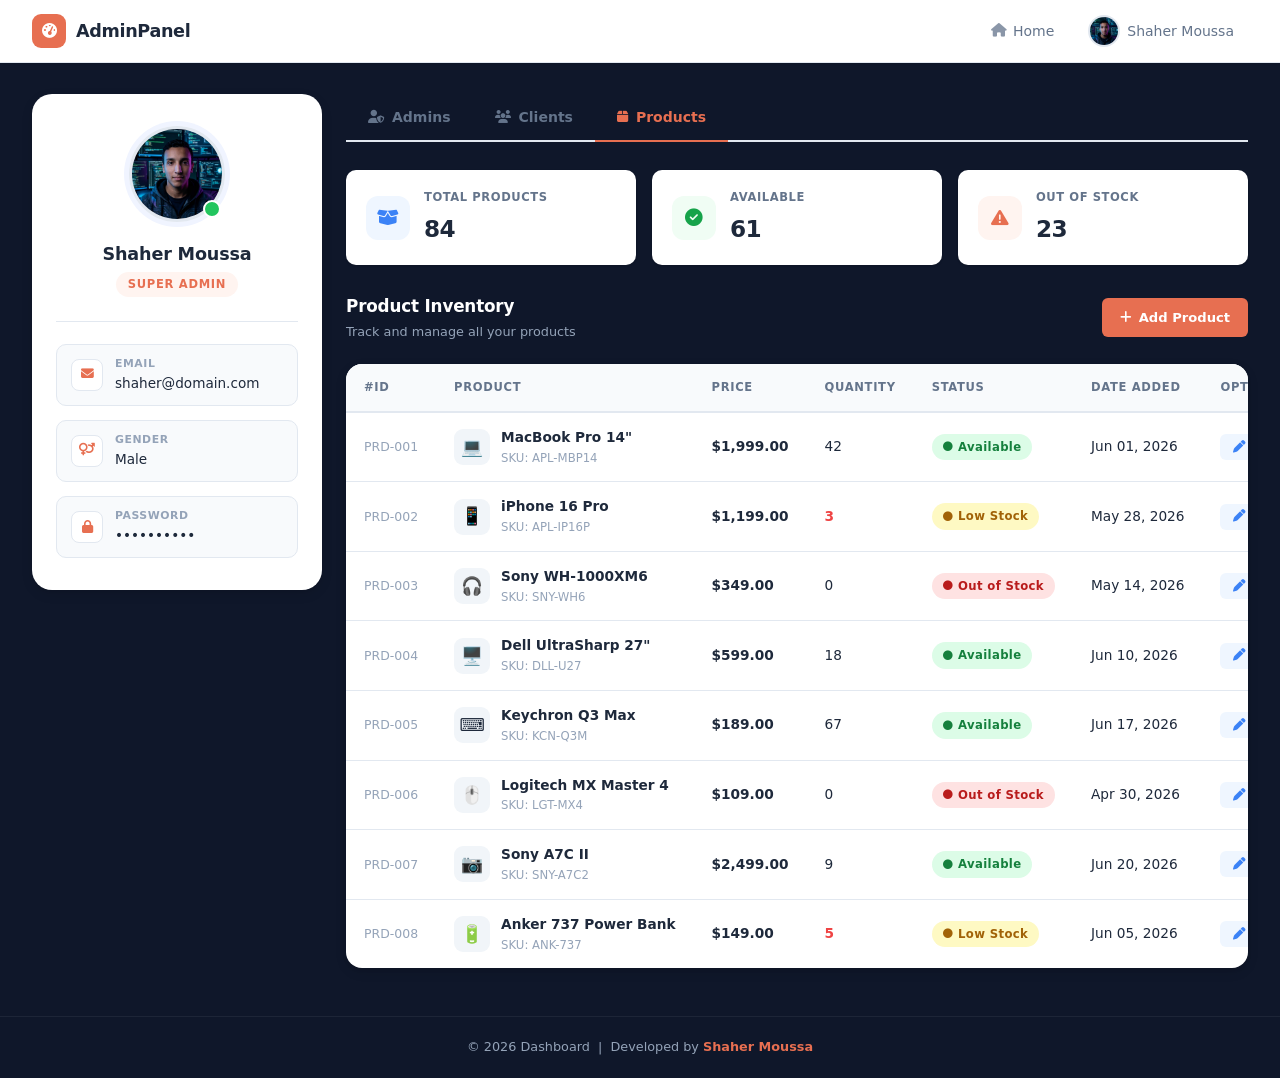
<file: products.html>
<!DOCTYPE html>
<html lang="en">
<head>
  <meta charset="UTF-8" />
  <meta name="viewport" content="width=device-width, initial-scale=1.0" />
  <title>Dashboard — Products</title>
  <link rel="stylesheet" href="style.css" />
  <link rel="stylesheet" href="https://cdnjs.cloudflare.com/ajax/libs/font-awesome/6.5.0/css/all.min.css" />
</head>
<body>

  <!-- ===== NAVBAR ===== -->
  <header>
    <nav class="navbar">
      <div class="navbar__inner">
        <a href="index.html" class="navbar__brand">
          <i class="fa-solid fa-gauge-high"></i>
          AdminPanel
        </a>
        <ul class="navbar__links">
          <li>
            <a href="index.html">
              <i class="fa-solid fa-house"></i>
              Home
            </a>
          </li>
          <li>
            <a href="#">
              <img src="./Images/WhatsApp Image 2026-06-23 at 2.30.27 PM.jpeg" alt="User" class="navbar__avatar" />
              Shaher Moussa
            </a>
          </li>
        </ul>
      </div>
    </nav>
  </header>

  <!-- ===== PAGE WRAPPER ===== -->
  <div class="page-wrapper">

    <!-- ===== SIDEBAR ===== -->
    <aside class="sidebar">
      <div class="sidebar__avatar-wrap">
        <img src="./Images/WhatsApp Image 2026-06-23 at 2.30.27 PM.jpeg" alt="Shaher Moussa" class="sidebar__avatar" />
        <span class="sidebar__badge"></span>
      </div>
      <div class="sidebar__name">Shaher Moussa</div>
      <span class="sidebar__role">Super Admin</span>
      <div class="sidebar__divider"></div>
      <div class="sidebar__info">
        <div class="sidebar__info-item">
          <i class="fa-solid fa-envelope"></i>
          <div>
            <div class="sidebar__info-label">Email</div>
            <div class="sidebar__info-value">shaher@domain.com</div>
          </div>
        </div>
        <div class="sidebar__info-item">
          <i class="fa-solid fa-venus-mars"></i>
          <div>
            <div class="sidebar__info-label">Gender</div>
            <div class="sidebar__info-value">Male</div>
          </div>
        </div>
        <div class="sidebar__info-item">
          <i class="fa-solid fa-lock"></i>
          <div>
            <div class="sidebar__info-label">Password</div>
            <div class="sidebar__info-value">••••••••••</div>
          </div>
        </div>
      </div>
    </aside>

    <!-- ===== MAIN CONTENT ===== -->
    <main class="content">

      <!-- Tabs -->
      <nav class="tabs">
        <a href="index.html">
          <i class="fa-solid fa-user-shield"></i>
          Admins
        </a>
        <a href="clients.html">
          <i class="fa-solid fa-users"></i>
          Clients
        </a>
        <a href="products.html" class="active">
          <i class="fa-solid fa-box"></i>
          Products
        </a>
      </nav>

      <!-- Stats -->
      <div class="stats-strip">
        <div class="stat-card">
          <div class="stat-card__icon stat-card__icon--blue">
            <i class="fa-solid fa-box-open"></i>
          </div>
          <div>
            <div class="stat-card__label">Total Products</div>
            <div class="stat-card__value">84</div>
          </div>
        </div>
        <div class="stat-card">
          <div class="stat-card__icon stat-card__icon--green">
            <i class="fa-solid fa-circle-check"></i>
          </div>
          <div>
            <div class="stat-card__label">Available</div>
            <div class="stat-card__value">61</div>
          </div>
        </div>
        <div class="stat-card">
          <div class="stat-card__icon stat-card__icon--orange">
            <i class="fa-solid fa-triangle-exclamation"></i>
          </div>
          <div>
            <div class="stat-card__label">Out of Stock</div>
            <div class="stat-card__value">23</div>
          </div>
        </div>
      </div>

      <!-- Section Header -->
      <div class="section-header">
        <div>
          <div class="section-title">Product Inventory</div>
          <div class="section-subtitle">Track and manage all your products</div>
        </div>
        <a href="#" class="btn-add">
          <i class="fa-solid fa-plus"></i>
          Add Product
        </a>
      </div>

      <!-- Table -->
      <div class="table-wrapper">
        <div class="table-container">
          <table>
            <thead>
              <tr>
                <th>#ID</th>
                <th>Product</th>
                <th>Price</th>
                <th>Quantity</th>
                <th>Status</th>
                <th>Date Added</th>
                <th>Options</th>
              </tr>
            </thead>
            <tbody>

              <tr>
                <td><span style="color:var(--text-light);font-size:.78rem;">PRD-001</span></td>
                <td>
                  <div class="product-cell">
                    <div class="product-icon">💻</div>
                    <div>
                      <div class="product-name">MacBook Pro 14"</div>
                      <div class="product-sku">SKU: APL-MBP14</div>
                    </div>
                  </div>
                </td>
                <td><span class="price">$1,999.00</span></td>
                <td>42</td>
                <td><span class="badge badge--green"><i class="fa-solid fa-circle"></i> Available</span></td>
                <td>Jun 01, 2026</td>
                <td>
                  <div class="btn-actions">
                    <button class="btn-icon btn-edit"><i class="fa-solid fa-pen"></i> Edit</button>
                    <button class="btn-icon btn-delete"><i class="fa-solid fa-trash"></i> Delete</button>
                  </div>
                </td>
              </tr>

              <tr>
                <td><span style="color:var(--text-light);font-size:.78rem;">PRD-002</span></td>
                <td>
                  <div class="product-cell">
                    <div class="product-icon">📱</div>
                    <div>
                      <div class="product-name">iPhone 16 Pro</div>
                      <div class="product-sku">SKU: APL-IP16P</div>
                    </div>
                  </div>
                </td>
                <td><span class="price">$1,199.00</span></td>
                <td class="qty-low">3</td>
                <td><span class="badge badge--yellow"><i class="fa-solid fa-circle"></i> Low Stock</span></td>
                <td>May 28, 2026</td>
                <td>
                  <div class="btn-actions">
                    <button class="btn-icon btn-edit"><i class="fa-solid fa-pen"></i> Edit</button>
                    <button class="btn-icon btn-delete"><i class="fa-solid fa-trash"></i> Delete</button>
                  </div>
                </td>
              </tr>

              <tr>
                <td><span style="color:var(--text-light);font-size:.78rem;">PRD-003</span></td>
                <td>
                  <div class="product-cell">
                    <div class="product-icon">🎧</div>
                    <div>
                      <div class="product-name">Sony WH-1000XM6</div>
                      <div class="product-sku">SKU: SNY-WH6</div>
                    </div>
                  </div>
                </td>
                <td><span class="price">$349.00</span></td>
                <td>0</td>
                <td><span class="badge badge--red"><i class="fa-solid fa-circle"></i> Out of Stock</span></td>
                <td>May 14, 2026</td>
                <td>
                  <div class="btn-actions">
                    <button class="btn-icon btn-edit"><i class="fa-solid fa-pen"></i> Edit</button>
                    <button class="btn-icon btn-delete"><i class="fa-solid fa-trash"></i> Delete</button>
                  </div>
                </td>
              </tr>

              <tr>
                <td><span style="color:var(--text-light);font-size:.78rem;">PRD-004</span></td>
                <td>
                  <div class="product-cell">
                    <div class="product-icon">🖥️</div>
                    <div>
                      <div class="product-name">Dell UltraSharp 27"</div>
                      <div class="product-sku">SKU: DLL-U27</div>
                    </div>
                  </div>
                </td>
                <td><span class="price">$599.00</span></td>
                <td>18</td>
                <td><span class="badge badge--green"><i class="fa-solid fa-circle"></i> Available</span></td>
                <td>Jun 10, 2026</td>
                <td>
                  <div class="btn-actions">
                    <button class="btn-icon btn-edit"><i class="fa-solid fa-pen"></i> Edit</button>
                    <button class="btn-icon btn-delete"><i class="fa-solid fa-trash"></i> Delete</button>
                  </div>
                </td>
              </tr>

              <tr>
                <td><span style="color:var(--text-light);font-size:.78rem;">PRD-005</span></td>
                <td>
                  <div class="product-cell">
                    <div class="product-icon">⌨️</div>
                    <div>
                      <div class="product-name">Keychron Q3 Max</div>
                      <div class="product-sku">SKU: KCN-Q3M</div>
                    </div>
                  </div>
                </td>
                <td><span class="price">$189.00</span></td>
                <td>67</td>
                <td><span class="badge badge--green"><i class="fa-solid fa-circle"></i> Available</span></td>
                <td>Jun 17, 2026</td>
                <td>
                  <div class="btn-actions">
                    <button class="btn-icon btn-edit"><i class="fa-solid fa-pen"></i> Edit</button>
                    <button class="btn-icon btn-delete"><i class="fa-solid fa-trash"></i> Delete</button>
                  </div>
                </td>
              </tr>

              <tr>
                <td><span style="color:var(--text-light);font-size:.78rem;">PRD-006</span></td>
                <td>
                  <div class="product-cell">
                    <div class="product-icon">🖱️</div>
                    <div>
                      <div class="product-name">Logitech MX Master 4</div>
                      <div class="product-sku">SKU: LGT-MX4</div>
                    </div>
                  </div>
                </td>
                <td><span class="price">$109.00</span></td>
                <td>0</td>
                <td><span class="badge badge--red"><i class="fa-solid fa-circle"></i> Out of Stock</span></td>
                <td>Apr 30, 2026</td>
                <td>
                  <div class="btn-actions">
                    <button class="btn-icon btn-edit"><i class="fa-solid fa-pen"></i> Edit</button>
                    <button class="btn-icon btn-delete"><i class="fa-solid fa-trash"></i> Delete</button>
                  </div>
                </td>
              </tr>

              <tr>
                <td><span style="color:var(--text-light);font-size:.78rem;">PRD-007</span></td>
                <td>
                  <div class="product-cell">
                    <div class="product-icon">📷</div>
                    <div>
                      <div class="product-name">Sony A7C II</div>
                      <div class="product-sku">SKU: SNY-A7C2</div>
                    </div>
                  </div>
                </td>
                <td><span class="price">$2,499.00</span></td>
                <td>9</td>
                <td><span class="badge badge--green"><i class="fa-solid fa-circle"></i> Available</span></td>
                <td>Jun 20, 2026</td>
                <td>
                  <div class="btn-actions">
                    <button class="btn-icon btn-edit"><i class="fa-solid fa-pen"></i> Edit</button>
                    <button class="btn-icon btn-delete"><i class="fa-solid fa-trash"></i> Delete</button>
                  </div>
                </td>
              </tr>

              <tr>
                <td><span style="color:var(--text-light);font-size:.78rem;">PRD-008</span></td>
                <td>
                  <div class="product-cell">
                    <div class="product-icon">🔋</div>
                    <div>
                      <div class="product-name">Anker 737 Power Bank</div>
                      <div class="product-sku">SKU: ANK-737</div>
                    </div>
                  </div>
                </td>
                <td><span class="price">$149.00</span></td>
                <td class="qty-low">5</td>
                <td><span class="badge badge--yellow"><i class="fa-solid fa-circle"></i> Low Stock</span></td>
                <td>Jun 05, 2026</td>
                <td>
                  <div class="btn-actions">
                    <button class="btn-icon btn-edit"><i class="fa-solid fa-pen"></i> Edit</button>
                    <button class="btn-icon btn-delete"><i class="fa-solid fa-trash"></i> Delete</button>
                  </div>
                </td>
              </tr>

            </tbody>
          </table>
        </div>
        <!-- /table-container -->
      </div>
      <!-- /table-wrapper -->

    </main>
    <!-- /content -->

  </div>
  <!-- /page-wrapper -->

  <footer class="site-footer">
    &copy; 2026 Dashboard &nbsp;|&nbsp; Developed by <a href="#">Shaher Moussa</a>
  </footer>

</body>
</html>
</file>
<file: style.css>
/* ============================================================
   Dashboard — style.css
   ============================================================ */

/* ---------- Reset & Base ---------- */
*, *::before, *::after {
  box-sizing: border-box;
  margin: 0;
  padding: 0;
}

:root {
  --navy:       #0f172a;
  --navy-mid:   #1e293b;
  --navy-soft:  #334155;
  --white:      #ffffff;
  --surface:    #f8fafc;
  --border:     #e2e8f0;
  --text-main:  #1e293b;
  --text-muted: #64748b;
  --text-light: #94a3b8;
  --accent:     #e76f51;
  --accent-h:   #cf5c3e;
  --blue:       #3b82f6;
  --blue-h:     #2563eb;
  --red:        #ef4444;
  --red-h:      #dc2626;
  --green:      #22c55e;
  --shadow-sm:  0 1px 3px rgba(0,0,0,.08), 0 1px 2px rgba(0,0,0,.05);
  --shadow-md:  0 4px 12px rgba(0,0,0,.10), 0 2px 4px rgba(0,0,0,.06);
  --shadow-lg:  0 10px 30px rgba(0,0,0,.12), 0 4px 8px rgba(0,0,0,.06);
  --radius:     16px;
  --radius-sm:  10px;
  --radius-xs:  6px;
  --transition: 0.22s cubic-bezier(.4,0,.2,1);
}

html {
  scroll-behavior: smooth;
}

body {
  font-family: 'Segoe UI', system-ui, -apple-system, sans-serif;
  background: var(--navy);
  color: var(--text-main);
  min-height: 100vh;
  display: flex;
  flex-direction: column;
  line-height: 1.6;
  -webkit-font-smoothing: antialiased;
}

img {
  display: block;
  max-width: 100%;
}

a {
  text-decoration: none;
  color: inherit;
}

/* ---------- Header / Navbar ---------- */
.navbar {
  position: sticky;
  top: 0;
  z-index: 100;
  background: var(--white);
  box-shadow: 0 1px 0 var(--border), var(--shadow-sm);
  height: 62px;
  display: flex;
  align-items: center;
  padding: 0 32px;
}

.navbar__inner {
  width: 100%;
  max-width: 1400px;
  margin: 0 auto;
  display: flex;
  align-items: center;
  justify-content: space-between;
}

.navbar__brand {
  display: flex;
  align-items: center;
  gap: 10px;
  font-weight: 700;
  font-size: 1.1rem;
  color: var(--text-main);
  letter-spacing: -0.02em;
}

.navbar__brand i {
  width: 34px;
  height: 34px;
  background: var(--accent);
  color: #fff;
  border-radius: 9px;
  display: flex;
  align-items: center;
  justify-content: center;
  font-size: 0.95rem;
  flex-shrink: 0;
}

.navbar__links {
  display: flex;
  align-items: center;
  gap: 6px;
  list-style: none;
}

.navbar__links a {
  display: flex;
  align-items: center;
  gap: 7px;
  padding: 7px 14px;
  border-radius: var(--radius-xs);
  font-size: 0.875rem;
  font-weight: 500;
  color: var(--text-muted);
  transition: background var(--transition), color var(--transition);
}

.navbar__links a:hover,
.navbar__links a.active {
  background: #f1f5f9;
  color: var(--text-main);
}

.navbar__links a i {
  font-size: 0.85rem;
  opacity: .75;
}

.navbar__avatar {
  width: 32px;
  height: 32px;
  border-radius: 50%;
  object-fit: cover;
  border: 2px solid var(--border);
}

/* ---------- Page Wrapper ---------- */
.page-wrapper {
  flex: 1;
  width: 100%;
  max-width: 1400px;
  margin: 0 auto;
  padding: 32px 32px 0;
  display: flex;
  align-items: flex-start;
  gap: 24px;
}

/* ---------- Sidebar ---------- */
.sidebar {
  width: 290px;
  flex-shrink: 0;
  background: var(--white);
  border-radius: 20px;
  box-shadow: var(--shadow-md);
  padding: 32px 24px;
  display: flex;
  flex-direction: column;
  align-items: center;
  text-align: center;
  position: sticky;
  top: 86px;          /* navbar height + gap */
}

.sidebar__avatar-wrap {
  position: relative;
  margin-bottom: 18px;
}

.sidebar__avatar {
  width: 96px;
  height: 96px;
  border-radius: 50%;
  object-fit: cover;
  border: 3px solid var(--border);
  box-shadow: 0 0 0 5px #f0f4ff;
}

.sidebar__badge {
  position: absolute;
  bottom: 4px;
  right: 4px;
  width: 18px;
  height: 18px;
  background: var(--green);
  border: 2px solid var(--white);
  border-radius: 50%;
}

.sidebar__name {
  font-size: 1.1rem;
  font-weight: 700;
  color: var(--text-main);
  margin-bottom: 4px;
  letter-spacing: -0.01em;
}

.sidebar__role {
  display: inline-block;
  font-size: 0.72rem;
  font-weight: 600;
  text-transform: uppercase;
  letter-spacing: .06em;
  background: #fff4f0;
  color: var(--accent);
  border-radius: 20px;
  padding: 3px 12px;
  margin-bottom: 24px;
}

.sidebar__divider {
  width: 100%;
  height: 1px;
  background: var(--border);
  margin-bottom: 22px;
}

.sidebar__info {
  width: 100%;
  display: flex;
  flex-direction: column;
  gap: 14px;
}

.sidebar__info-item {
  display: flex;
  align-items: center;
  gap: 12px;
  text-align: left;
  background: var(--surface);
  border: 1px solid var(--border);
  border-radius: var(--radius-sm);
  padding: 10px 14px;
}

.sidebar__info-item i {
  width: 32px;
  height: 32px;
  background: var(--white);
  border: 1px solid var(--border);
  border-radius: 8px;
  display: flex;
  align-items: center;
  justify-content: center;
  font-size: 0.8rem;
  color: var(--accent);
  flex-shrink: 0;
}

.sidebar__info-label {
  font-size: 0.68rem;
  font-weight: 600;
  text-transform: uppercase;
  letter-spacing: .05em;
  color: var(--text-light);
  margin-bottom: 1px;
}

.sidebar__info-value {
  font-size: 0.85rem;
  font-weight: 500;
  color: var(--text-main);
}

/* ---------- Main Content Area ---------- */
.content {
  flex: 1;
  min-width: 0;
}

/* ---------- Tabs ---------- */
.tabs {
  display: flex;
  gap: 0;
  border-bottom: 2px solid var(--border);
  margin-bottom: 28px;
  background: transparent;
}

.tabs a {
  display: flex;
  align-items: center;
  gap: 8px;
  padding: 12px 22px;
  font-size: 0.875rem;
  font-weight: 600;
  color: var(--text-muted);
  border-bottom: 2px solid transparent;
  margin-bottom: -2px;
  transition: color var(--transition), border-color var(--transition);
  white-space: nowrap;
}

.tabs a i {
  font-size: 0.8rem;
}

.tabs a:hover {
  color: var(--text-main);
}

.tabs a.active {
  color: var(--accent);
  border-bottom-color: var(--accent);
}

/* ---------- Section Header ---------- */
.section-header {
  display: flex;
  align-items: center;
  justify-content: space-between;
  margin-bottom: 22px;
  flex-wrap: wrap;
  gap: 12px;
}

.section-title {
  font-size: 1.05rem;
  font-weight: 700;
  color: var(--white);
  letter-spacing: -0.01em;
}

.section-subtitle {
  font-size: 0.8rem;
  color: var(--text-light);
  margin-top: 2px;
}

.btn-add {
  display: inline-flex;
  align-items: center;
  gap: 7px;
  padding: 9px 18px;
  background: var(--accent);
  color: #fff;
  border-radius: var(--radius-xs);
  font-size: 0.82rem;
  font-weight: 600;
  transition: background var(--transition), transform var(--transition);
}

.btn-add:hover {
  background: var(--accent-h);
  transform: translateY(-1px);
}

/* ---------- Admin Cards Grid ---------- */
.cards-grid {
  display: grid;
  grid-template-columns: repeat(auto-fill, minmax(240px, 1fr));
  gap: 20px;
}

.admin-card {
  background: var(--white);
  border-radius: var(--radius);
  box-shadow: var(--shadow-md);
  padding: 28px 22px 22px;
  display: flex;
  flex-direction: column;
  align-items: center;
  text-align: center;
  transition: transform var(--transition), box-shadow var(--transition);
}

.admin-card:hover {
  transform: translateY(-5px);
  box-shadow: var(--shadow-lg);
}

.admin-card__avatar {
  width: 76px;
  height: 76px;
  border-radius: 50%;
  object-fit: cover;
  border: 3px solid var(--border);
  margin-bottom: 14px;
}

.admin-card__name {
  font-size: 0.975rem;
  font-weight: 700;
  color: var(--text-main);
  margin-bottom: 5px;
}

.admin-card__meta {
  width: 100%;
  display: flex;
  flex-direction: column;
  gap: 7px;
  margin-bottom: 20px;
}

.admin-card__row {
  display: flex;
  align-items: center;
  justify-content: center;
  gap: 7px;
  font-size: 0.8rem;
  color: var(--text-muted);
}

.admin-card__row i {
  font-size: 0.75rem;
  color: var(--text-light);
  width: 14px;
  text-align: center;
}

.btn-ban {
  width: 100%;
  padding: 9px;
  background: #fff5f5;
  color: var(--red);
  border: 1.5px solid #fecaca;
  border-radius: var(--radius-xs);
  font-size: 0.8rem;
  font-weight: 700;
  letter-spacing: .03em;
  cursor: pointer;
  display: flex;
  align-items: center;
  justify-content: center;
  gap: 7px;
  transition: background var(--transition), border-color var(--transition);
}

.btn-ban:hover {
  background: #fee2e2;
  border-color: #fca5a5;
}

/* ---------- Client Cards ---------- */
.client-card {
  background: var(--white);
  border-radius: var(--radius);
  box-shadow: var(--shadow-md);
  padding: 24px;
  display: flex;
  align-items: center;
  gap: 18px;
  transition: transform var(--transition), box-shadow var(--transition);
}

.client-card:hover {
  transform: translateY(-3px);
  box-shadow: var(--shadow-lg);
}

.client-card__avatar {
  width: 58px;
  height: 58px;
  border-radius: 50%;
  object-fit: cover;
  border: 2px solid var(--border);
  flex-shrink: 0;
}

.client-card__body {
  flex: 1;
  min-width: 0;
}

.client-card__name {
  font-size: 0.925rem;
  font-weight: 700;
  color: var(--text-main);
  margin-bottom: 3px;
}

.client-card__info {
  font-size: 0.78rem;
  color: var(--text-muted);
  display: flex;
  flex-wrap: wrap;
  gap: 10px;
  margin-top: 6px;
}

.client-card__info span {
  display: flex;
  align-items: center;
  gap: 5px;
}

.client-card__info i {
  font-size: 0.7rem;
  color: var(--text-light);
}

.client-card__actions {
  display: flex;
  flex-direction: column;
  gap: 7px;
  flex-shrink: 0;
}

/* ---------- Products Table ---------- */
.table-wrapper {
  background: var(--white);
  border-radius: var(--radius);
  box-shadow: var(--shadow-md);
  overflow: hidden;
}

.table-container {
  overflow-x: auto;
  -webkit-overflow-scrolling: touch;
}

table {
  width: 100%;
  border-collapse: collapse;
  font-size: 0.855rem;
  white-space: nowrap;
}

thead tr {
  background: var(--surface);
  border-bottom: 2px solid var(--border);
}

thead th {
  padding: 14px 18px;
  text-align: left;
  font-size: 0.72rem;
  font-weight: 700;
  text-transform: uppercase;
  letter-spacing: .06em;
  color: var(--text-muted);
}

tbody tr {
  border-bottom: 1px solid var(--border);
  transition: background var(--transition);
}

tbody tr:last-child {
  border-bottom: none;
}

tbody tr:hover {
  background: #fafafa;
}

tbody td {
  padding: 14px 18px;
  color: var(--text-main);
  vertical-align: middle;
}

.product-cell {
  display: flex;
  align-items: center;
  gap: 11px;
}

.product-icon {
  width: 36px;
  height: 36px;
  border-radius: 9px;
  background: #f1f5f9;
  display: flex;
  align-items: center;
  justify-content: center;
  font-size: 1.1rem;
  flex-shrink: 0;
}

.product-name {
  font-weight: 600;
  color: var(--text-main);
}

.product-sku {
  font-size: 0.73rem;
  color: var(--text-light);
}

/* Status badges */
.badge {
  display: inline-flex;
  align-items: center;
  gap: 5px;
  padding: 4px 11px;
  border-radius: 20px;
  font-size: 0.73rem;
  font-weight: 700;
  letter-spacing: .03em;
}

.badge--green {
  background: #dcfce7;
  color: #15803d;
}

.badge--red {
  background: #fee2e2;
  color: #b91c1c;
}

.badge--yellow {
  background: #fef9c3;
  color: #a16207;
}

.badge i {
  font-size: 0.6rem;
}

/* Table action buttons */
.btn-icon {
  display: inline-flex;
  align-items: center;
  gap: 6px;
  padding: 6px 13px;
  border-radius: var(--radius-xs);
  font-size: 0.78rem;
  font-weight: 600;
  cursor: pointer;
  border: none;
  transition: background var(--transition), transform var(--transition);
}

.btn-icon:hover {
  transform: translateY(-1px);
}

.btn-edit {
  background: #eff6ff;
  color: var(--blue);
}

.btn-edit:hover {
  background: #dbeafe;
}

.btn-delete {
  background: #fff5f5;
  color: var(--red);
}

.btn-delete:hover {
  background: #fee2e2;
}

.btn-actions {
  display: flex;
  gap: 7px;
  align-items: center;
}

/* ---------- Price & quantity ---------- */
.price {
  font-weight: 700;
  color: var(--text-main);
}

.qty-low {
  color: var(--red);
  font-weight: 600;
}

/* ---------- Footer ---------- */
.site-footer {
  margin-top: 48px;
  padding: 20px 32px;
  text-align: center;
  font-size: 0.8rem;
  color: var(--text-light);
  border-top: 1px solid rgba(255,255,255,.06);
}

.site-footer a {
  color: var(--accent);
  font-weight: 600;
}

/* ---------- Empty / Search bar polish ---------- */
.search-bar {
  display: flex;
  align-items: center;
  gap: 10px;
  background: #1e293b;
  border: 1px solid #334155;
  border-radius: var(--radius-xs);
  padding: 8px 14px;
  color: var(--text-light);
  font-size: 0.82rem;
  flex: 1;
  max-width: 280px;
}

.search-bar i {
  font-size: 0.8rem;
}

/* ---------- Stats Strip (admins page top) ---------- */
.stats-strip {
  display: grid;
  grid-template-columns: repeat(3, 1fr);
  gap: 16px;
  margin-bottom: 28px;
}

.stat-card {
  background: var(--white);
  border-radius: var(--radius-sm);
  padding: 18px 20px;
  display: flex;
  align-items: center;
  gap: 14px;
  box-shadow: var(--shadow-sm);
}

.stat-card__icon {
  width: 44px;
  height: 44px;
  border-radius: 12px;
  display: flex;
  align-items: center;
  justify-content: center;
  font-size: 1.1rem;
  flex-shrink: 0;
}

.stat-card__icon--orange { background: #fff4f0; color: var(--accent); }
.stat-card__icon--blue   { background: #eff6ff; color: var(--blue); }
.stat-card__icon--green  { background: #f0fdf4; color: #16a34a; }

.stat-card__label {
  font-size: 0.72rem;
  font-weight: 600;
  text-transform: uppercase;
  letter-spacing: .05em;
  color: var(--text-muted);
  margin-bottom: 3px;
}

.stat-card__value {
  font-size: 1.45rem;
  font-weight: 800;
  color: var(--text-main);
  letter-spacing: -0.03em;
}

/* ============================================================
   Responsive
   (Breakpoints: 1180px desktop→laptop, 1000px laptop→tablet,
   860px tablet stack, 640px mobile, 400px small mobile)
   ============================================================ */

/* ----- Laptop / small desktop: tighten spacing, keep 2-col layout ----- */
@media (max-width: 1180px) {
  .page-wrapper {
    padding: 28px 24px 0;
    gap: 20px;
  }

  .sidebar {
    width: 250px;
    padding: 26px 18px;
  }

  .cards-grid {
    grid-template-columns: repeat(auto-fill, minmax(210px, 1fr));
    gap: 16px;
  }
}

/* ----- Tablet: sidebar moves above content, becomes horizontal card ----- */
@media (max-width: 1000px) {
  .page-wrapper {
    flex-direction: column;
    padding: 22px 24px 0;
  }

  .sidebar {
    width: 100%;
    position: static;
    flex-direction: row;
    flex-wrap: wrap;
    justify-content: center;
    gap: 20px;
    padding: 24px;
    border-radius: var(--radius-sm);
  }

  .sidebar__avatar-wrap {
    margin-bottom: 0;
  }

  .sidebar__name,
  .sidebar__role {
    text-align: left;
  }

  .sidebar__info {
    flex: 1 1 280px;
    flex-direction: row;
    flex-wrap: wrap;
    justify-content: flex-start;
  }

  .sidebar__info-item {
    flex: 1 1 180px;
  }

  .stats-strip {
    grid-template-columns: repeat(3, 1fr);
  }

  .navbar {
    padding: 0 20px;
  }
}

/* ----- Tablet portrait: 3-col stats feel tight, drop to 2 ----- */
@media (max-width: 860px) {
  .navbar {
    height: auto;
    padding: 10px 18px;
  }

  .navbar__inner {
    flex-wrap: wrap;
    gap: 10px;
  }

  .navbar__links {
    order: 3;
    width: 100%;
    overflow-x: auto;
    padding-bottom: 2px;
    flex-wrap: nowrap;
    -webkit-overflow-scrolling: touch;
    scrollbar-width: none;
  }

  .navbar__links::-webkit-scrollbar {
    display: none;
  }

  .navbar__links a {
    flex-shrink: 0;
  }

  .page-wrapper {
    padding: 18px 18px 0;
  }

  .stats-strip {
    grid-template-columns: repeat(2, 1fr);
  }

  .cards-grid {
    grid-template-columns: repeat(auto-fill, minmax(180px, 1fr));
    gap: 14px;
  }
}

/* ----- Mobile: full stacked layout ----- */
@media (max-width: 640px) {
  .page-wrapper {
    padding: 16px 14px 0;
    gap: 16px;
  }

  .sidebar {
    flex-direction: column;
    text-align: center;
    padding: 22px 18px;
  }

  .sidebar__name,
  .sidebar__role {
    text-align: center;
  }

  .sidebar__avatar-wrap {
    margin-bottom: 16px;
  }

  .sidebar__info {
    flex-direction: column;
    flex: 1 1 auto;
    width: 100%;
  }

  .sidebar__info-item {
    flex: 1 1 auto;
    width: 100%;
  }

  .stats-strip {
    grid-template-columns: 1fr;
    gap: 12px;
  }

  .cards-grid {
    grid-template-columns: 1fr;
    gap: 14px;
  }

  .tabs {
    flex-wrap: wrap;
    border-bottom: none;
    gap: 6px;
    overflow-x: auto;
    -webkit-overflow-scrolling: touch;
  }

  .tabs a {
    border: 1.5px solid var(--border);
    border-radius: 8px;
    border-bottom-width: 1.5px;
    margin-bottom: 0;
    background: rgba(255,255,255,.04);
    color: var(--text-light);
    padding: 10px 16px;
    flex-shrink: 0;
  }

  .tabs a.active {
    background: #fff4f0;
    color: var(--accent);
    border-color: var(--accent);
  }

  .section-header {
    flex-direction: column;
    align-items: stretch;
  }

  .btn-add {
    justify-content: center;
    width: 100%;
    padding: 11px 18px;
  }

  .search-bar {
    max-width: 100%;
  }

  .client-card {
    flex-wrap: wrap;
    padding: 18px;
  }

  .client-card__avatar {
    width: 50px;
    height: 50px;
  }

  .client-card__actions {
    flex-direction: row;
    width: 100%;
    flex-wrap: wrap;
  }

  .client-card__actions > * {
    flex: 1 1 auto;
  }

  .admin-card {
    flex-direction: row;
    text-align: left;
    align-items: center;
    padding: 16px;
    gap: 14px;
  }

  .admin-card__avatar {
    margin-bottom: 0;
    width: 60px;
    height: 60px;
    flex-shrink: 0;
  }

  .admin-card__meta {
    margin-bottom: 0;
    text-align: left;
  }

  .admin-card__row {
    justify-content: flex-start;
  }

  .btn-ban {
    width: auto;
    flex-shrink: 0;
    padding: 9px 14px;
    align-self: center;
  }

  table {
    font-size: 0.8rem;
  }

  thead th,
  tbody td {
    padding: 11px 12px;
  }

  .btn-icon {
    padding: 7px 12px;
  }

  .site-footer {
    padding: 18px 16px;
    margin-top: 32px;
  }
}

/* ----- Small mobile: very narrow phones ----- */
@media (max-width: 400px) {
  .navbar__brand {
    font-size: 1rem;
  }

  .page-wrapper {
    padding: 12px 10px 0;
  }

  .sidebar {
    padding: 18px 14px;
  }

  .sidebar__avatar {
    width: 80px;
    height: 80px;
  }

  .admin-card {
    flex-direction: column;
    text-align: center;
  }

  .admin-card__avatar {
    margin-bottom: 12px;
  }

  .admin-card__meta {
    text-align: center;
  }

  .admin-card__row {
    justify-content: center;
  }

  .btn-ban {
    width: 100%;
  }

  .client-card__actions {
    flex-direction: column;
  }

  thead th,
  tbody td {
    padding: 10px 10px;
    font-size: 0.78rem;
  }

  .navbar__links a span {
    display: none;
  }
}
</file>
